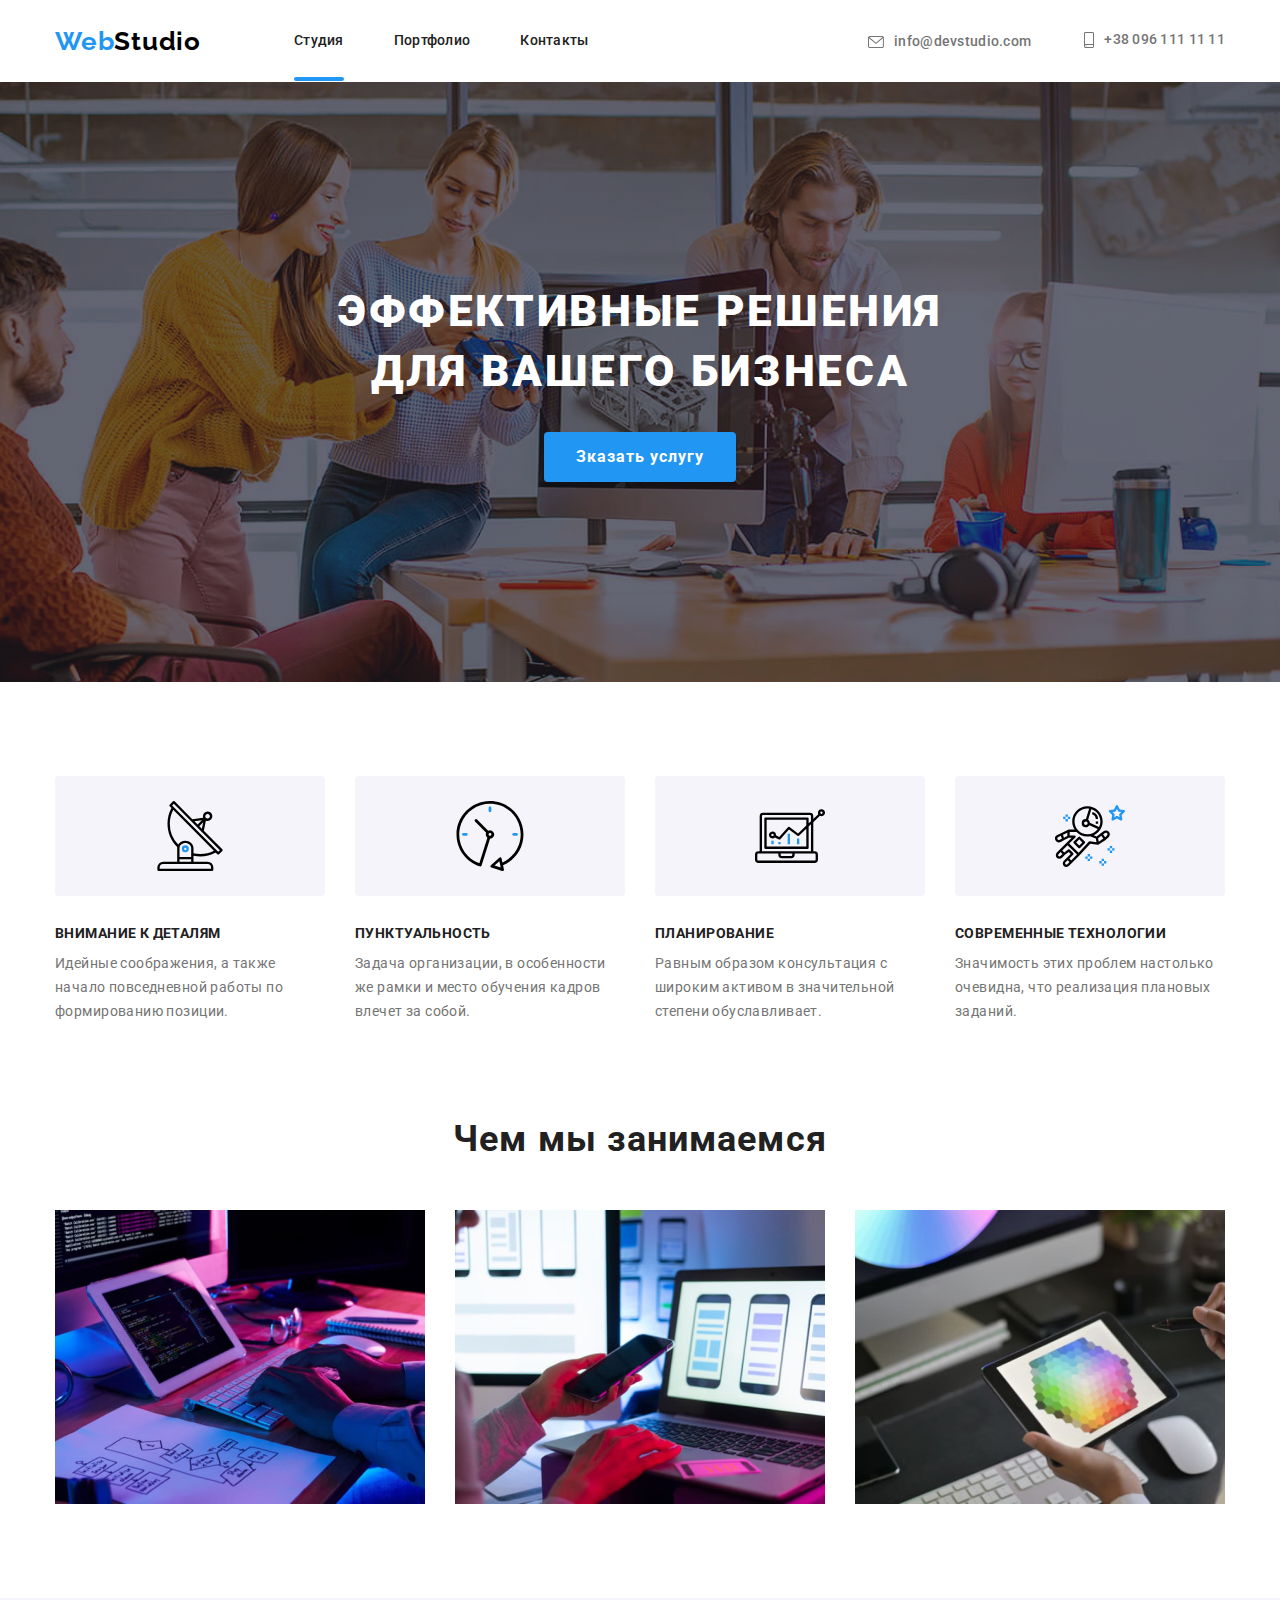
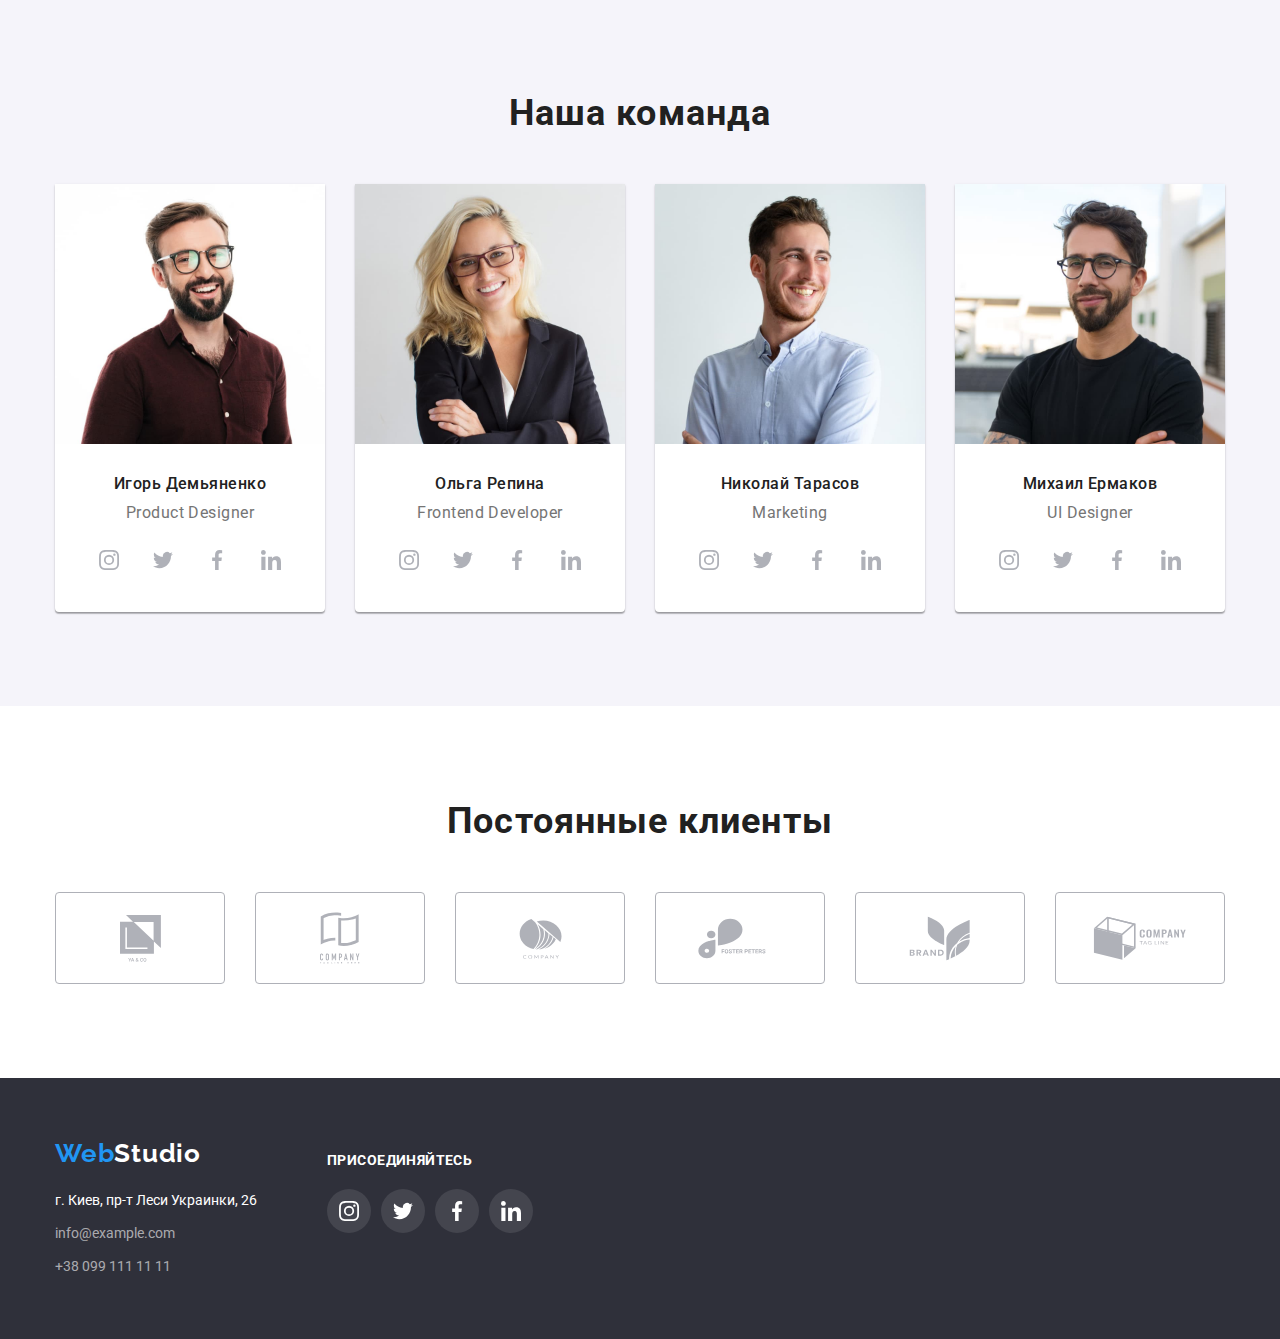
<file: index.html>
<!DOCTYPE html>
<html lang="ru">
  <head>
    <meta charset="UTF-8" />
    <meta http-equiv="X-UA-Compatible" content="IE=edge" />
    <meta name="viewport" content="width=device-width, initial-scale=1.0" />
    <title>WebStudio</title>
    <link rel="preconnect" href="https://fonts.googleapis.com" />
    <link rel="preconnect" href="https://fonts.gstatic.com" crossorigin />
    <link
      href="https://fonts.googleapis.com/css2?family=Raleway:wght@700&family=Roboto:wght@400;500;700;900&display=swap"
      rel="stylesheet"
    />
    <link
      rel="stylesheet"
      href="https://cdnjs.cloudflare.com/ajax/libs/modern-normalize/1.1.0/modern-normalize.min.css"
    />
    <link rel="stylesheet" href="./css/styles.css" />
  </head>

  <body>
    <header>
      <div class="conteiner header-conteiner">
        <a class="logo" href="./index.html" lang="en">Web<span class="logo-studio">Studio</span></a>
        <nav class="header-nav">
          <ul class="header-list list">
            <li class="header-list-item">
              <a class="header-link list link current" href="./index.html">Студия</a>
            </li>
            <li class="header-list-item">
              <a class="header-link list link" href="./portfolio.html">Портфолио</a>
            </li>
            <li class="header-list-item">
              <a class="header-link list link" href="#">Контакты</a>
            </li>
          </ul>
        </nav>
        <div class="header-group">
          <a class="header-contact link" href="mailto:info@devstudio.com">
            <svg class="con-link" width="16px" height="12px">
              <use href="./images/symbol-defs.svg#icon-envelope"></use>
            </svg>
            info@devstudio.com
          </a>
          <a class="header-contact tel link" href="tel:+380961111111">
            <svg class="con-link" width="10px" height="16px">
              <use href="./images/symbol-defs.svg#icon-smartphone"></use>
            </svg>
            +38 096 111 11 11
          </a>
        </div>
      </div>
    </header>
    <main>
      <section class="hero section hero-overlay">
        <div class="conteiner">
          <h1 class="hero-header">Эффективные решения для вашего бизнеса</h1>
          <button class="btn-studio" data-modal-open type="button">Зказать услугу</button>
          <div class="backdrop is-hidden" data-modal>
            <div class="modal">
              <button class="closing" type="button" data-modal-close>
                <svg>
                  <use href="./images/symbol-defs.svg#icon-close"></use>
                </svg>
              </button>
            </div>
          </div>
        </div>
      </section>
      <section class="section">
        <div class="conteiner">
          <ul class="list advantages-conteiner">
            <li class="advantages-item">
              <div class="advantages-svg">
                <svg width="70" height="70">
                  <use href="./images/symbol-defs.svg#icon-antenna-1"></use>
                </svg>
              </div>
              <h3 class="advantages">Внимание к деталям</h3>
              <p class="advantages-descripcion">
                Идейные соображения, а также начало повседневной работы по формированию позиции.
              </p>
            </li>
            <li class="advantages-item">
              <div class="advantages-svg">
                <svg width="70" height="70">
                  <use href="./images/symbol-defs.svg#icon-clock-1"></use>
                </svg>
              </div>
              <h3 class="advantages">Пунктуальность</h3>
              <p class="advantages-description">
                Задача организации, в особенности же рамки и место обучения кадров влечет за собой.
              </p>
            </li>
            <li class="advantages-item">
              <div class="advantages-svg">
                <svg width="70" height="70">
                  <use href="./images/symbol-defs.svg#icon-diagram-1"></use>
                </svg>
              </div>
              <h3 class="advantages">Планирование</h3>
              <p class="advantages-description">
                Равным образом консультация с широким активом в значительной степени обуславливает.
              </p>
            </li>
            <li class="advantages-item">
              <div class="advantages-svg">
                <svg width="70" height="70">
                  <use href="./images/symbol-defs.svg#icon-astronaut-1"></use>
                </svg>
              </div>
              <h3 class="advantages">Современные технологии</h3>
              <p class="advantages-description">
                Значимость этих проблем настолько очевидна, что реализация плановых заданий.
              </p>
            </li>
          </ul>
        </div>
      </section>
      <section class="section ocuaption-sect">
        <div class="conteiner">
          <h2 class="section-header">Чем мы занимаемся</h2>
          <ul class="list ocupation">
            <li class="ocuaption-pic">
              <img
                src="./images/advantages/image1.jpg"
                alt="Написание кода"
                width="370"
                height="294"
              />
            </li>
            <li class="ocuaption-pic">
              <img
                src="./images/advantages/image2.jpg"
                alt="Адаптация к разным платформам"
                width="370"
                height="294"
              />
            </li>
            <li class="ocuaption-pic">
              <img
                src="./images/advantages/image3.jpg"
                alt="Стилизация продукта"
                width="370"
                height="294"
              />
            </li>
          </ul>
        </div>
      </section>
      <section class="section team">
        <div class="conteiner">
          <h2 class="section-header">Наша команда</h2>
          <ul class="list team-flex">
            <li class="team-card">
              <img
                class="team-pic"
                src="./images/team/image-team1.jpg"
                alt="Игорь Демьяненко"
                width="270"
              />
              <div class="team-pic-descr">
                <h3 class="spec">Игорь Демьяненко</h3>
                <p class="spec-position" lang="en">Product Designer</p>
                <div>
                  <ul class="social-media-list list">
                    <li class="social-media-item">
                      <a class="social-media-link link" href="https://www.instagram.com">
                        <svg class="social-media-icon" width="20px" height="20px">
                          <use href="./images/symbol-defs.svg#icon-instagram-2"></use>
                        </svg>
                      </a>
                    </li>
                    <li class="social-media-item">
                      <a
                        class="social-media-link link"
                        href="https://twitter.com"
                        target="_blank"
                        rel="noopener noreferrer"
                      >
                        <svg class="social-media-icon" width="20px" height="20px">
                          <use href="./images/symbol-defs.svg#icon-twitter-1"></use>
                        </svg>
                      </a>
                    </li>
                    <li class="social-media-item">
                      <a
                        class="social-media-link link"
                        href="https://www.facebook.com/"
                        target="_blank"
                        rel="noopener noreferrer"
                      >
                        <svg class="social-media-icon" width="20px" height="20px">
                          <use href="./images/symbol-defs.svg#icon-facebook-1"></use>
                        </svg>
                      </a>
                    </li>
                    <li class="social-media-item">
                      <a
                        class="social-media-link link"
                        href="https://linkedin.com"
                        target="_blank"
                        rel="noopener noreferrer"
                      >
                        <svg class="social-media-icon" width="20px" height="20px">
                          <use href="./images/symbol-defs.svg#icon-linkedin-1"></use>
                        </svg>
                      </a>
                    </li>
                  </ul>
                </div>
              </div>
            </li>
            <li class="team-card">
              <img
                class="team-pic"
                src="./images/team/image-team2.jpg"
                alt="Ольга Репина"
                width="270"
              />
              <div class="team-pic-descr">
                <h3 class="spec">Ольга Репина</h3>
                <p class="spec-position" lang="en">Frontend Developer</p>
                <div>
                  <ul class="social-media-list list">
                    <li class="social-media-item">
                      <a class="social-media-link link" href="https://www.instagram.com">
                        <svg class="social-media-icon" width="20px" height="20px">
                          <use href="./images/symbol-defs.svg#icon-instagram-2"></use>
                        </svg>
                      </a>
                    </li>
                    <li class="social-media-item">
                      <a
                        class="social-media-link link"
                        href="https://twitter.com"
                        target="_blank"
                        rel="noopener noreferrer"
                      >
                        <svg class="social-media-icon" width="20px" height="20px">
                          <use href="./images/symbol-defs.svg#icon-twitter-1"></use>
                        </svg>
                      </a>
                    </li>
                    <li class="social-media-item">
                      <a
                        class="social-media-link link"
                        href="https://www.facebook.com/"
                        target="_blank"
                        rel="noopener noreferrer"
                      >
                        <svg class="social-media-icon" width="20px" height="20px">
                          <use href="./images/symbol-defs.svg#icon-facebook-1"></use>
                        </svg>
                      </a>
                    </li>
                    <li class="social-media-item">
                      <a
                        class="social-media-link link"
                        href="https://linkedin.com"
                        target="_blank"
                        rel="noopener noreferrer"
                      >
                        <svg class="social-media-icon" width="20px" height="20px">
                          <use href="./images/symbol-defs.svg#icon-linkedin-1"></use>
                        </svg>
                      </a>
                    </li>
                  </ul>
                </div>
              </div>
            </li>

            <li class="team-card">
              <img
                class="team-pic"
                src="./images/team/image-team3.jpg"
                alt="Николай Тарасов"
                width="270"
              />
              <div class="team-pic-descr">
                <h3 class="spec">Николай Тарасов</h3>
                <p class="spec-position" lang="en">Marketing</p>
                <div>
                  <ul class="social-media-list list">
                    <li class="social-media-item">
                      <a class="social-media-link link" href="https://www.instagram.com">
                        <svg class="social-media-icon" width="20px" height="20px">
                          <use href="./images/symbol-defs.svg#icon-instagram-2"></use>
                        </svg>
                      </a>
                    </li>
                    <li class="social-media-item">
                      <a
                        class="social-media-link link"
                        href="https://twitter.com"
                        target="_blank"
                        rel="noopener noreferrer"
                      >
                        <svg class="social-media-icon" width="20px" height="20px">
                          <use href="./images/symbol-defs.svg#icon-twitter-1"></use>
                        </svg>
                      </a>
                    </li>
                    <li class="social-media-item">
                      <a
                        class="social-media-link link"
                        href="https://www.facebook.com/"
                        target="_blank"
                        rel="noopener noreferrer"
                      >
                        <svg class="social-media-icon" width="20px" height="20px">
                          <use href="./images/symbol-defs.svg#icon-facebook-1"></use>
                        </svg>
                      </a>
                    </li>
                    <li class="social-media-item">
                      <a
                        class="social-media-link link"
                        href="https://linkedin.com"
                        target="_blank"
                        rel="noopener noreferrer"
                      >
                        <svg class="social-media-icon" width="20px" height="20px">
                          <use href="./images/symbol-defs.svg#icon-linkedin-1"></use>
                        </svg>
                      </a>
                    </li>
                  </ul>
                </div>
              </div>
            </li>
            <li class="team-card">
              <img
                class="team-pic"
                src="./images/team/image-team4.jpg"
                alt="Михаил Ермаков"
                width="270"
              />
              <div class="team-pic-descr">
                <h3 class="spec">Михаил Ермаков</h3>
                <p class="spec-position" lang="en">UI Designer</p>
                <div>
                  <ul class="social-media-list list">
                    <li class="social-media-item">
                      <a class="social-media-link link" href="https://www.instagram.com">
                        <svg class="social-media-icon" width="20px" height="20px">
                          <use href="./images/symbol-defs.svg#icon-instagram-2"></use>
                        </svg>
                      </a>
                    </li>
                    <li class="social-media-item">
                      <a
                        class="social-media-link link"
                        href="https://twitter.com"
                        target="_blank"
                        rel="noopener noreferrer"
                      >
                        <svg class="social-media-icon" width="20px" height="20px">
                          <use href="./images/symbol-defs.svg#icon-twitter-1"></use>
                        </svg>
                      </a>
                    </li>
                    <li class="social-media-item">
                      <a
                        class="social-media-link link"
                        href="https://www.facebook.com/"
                        target="_blank"
                        rel="noopener noreferrer"
                      >
                        <svg class="social-media-icon" width="20px" height="20px">
                          <use href="./images/symbol-defs.svg#icon-facebook-1"></use>
                        </svg>
                      </a>
                    </li>
                    <li class="social-media-item">
                      <a
                        class="social-media-link link"
                        href="https://linkedin.com"
                        target="_blank"
                        rel="noopener noreferrer"
                      >
                        <svg class="social-media-icon" width="20px" height="20px">
                          <use href="./images/symbol-defs.svg#icon-linkedin-1"></use>
                        </svg>
                      </a>
                    </li>
                  </ul>
                </div>
              </div>
            </li>
          </ul>
        </div>
      </section>
      <section class="section">
        <div class="conteiner">
          <h2 class="section-header">Постоянные клиенты</h2>

          <ul class="client-list list">
            <li class="client-list-item">
              <a class="client-icon-link" href="">
                <svg class="client-icon" width="41px" height="47px">
                  <use href="./images/symbol-defs.svg#icon-logo1"></use>
                </svg>
              </a>
            </li>
            <li class="client-list-item">
              <a class="client-icon-link" href="">
                <svg class="client-icon" width="40px" height="52px">
                  <use href="./images/symbol-defs.svg#icon-logo2"></use>
                </svg>
              </a>
            </li>
            <li class="client-list-item">
              <a class="client-icon-link" href="#">
                <svg class="client-icon" width="43px" height="41px">
                  <use href="./images/symbol-defs.svg#icon-logo3"></use>
                </svg>
              </a>
            </li>
            <li class="client-list-item">
              <a class="client-icon-link" href="#">
                <svg class="client-icon" width="84px" height="41px">
                  <use href="./images/symbol-defs.svg#icon-logo4"></use>
                </svg>
              </a>
            </li>
            <li class="client-list-item">
              <a class="client-icon-link" href="#">
                <svg class="client-icon" width="62px" height="45px">
                  <use href="./images/symbol-defs.svg#icon-logo5"></use>
                </svg>
              </a>
            </li>
            <li class="client-list-item">
              <a class="client-icon-link" href="#">
                <svg class="client-icon" width="94px" height="44px">
                  <use href="./images/symbol-defs.svg#icon-logo6"></use>
                </svg>
              </a>
            </li>
          </ul>
        </div>
      </section>
    </main>
    <footer class="footer">
      <div class="conteiner footer-conteiner">
        <div class="footer-contacts">
          <a class="footer-logo" href="" lang="en">Web<span class="logo-footer">Studio</span></a>
          <address class="adress">г. Киев, пр-т Леси Украинки, 26</address>
          <a class="footer-link" href="mailto:info@example.com">info@example.com</a>
          <a class="footer-link footer-tel" href="tel:+380991111111">+38 099 111 11 11</a>
        </div>
        <div class="footer-media">
          <h2 class="footer-title">Присоединяйтесь</h2>
          <ul class="footer-icon-list list">
            <li class="footer-icon-item">
              <a class="footer-icon-link" href="https://www.instagram.com">
                <svg class="footer-icon" width="20px" height="20px">
                  <use href="./images/symbol-defs.svg#icon-instagram-2"></use>
                </svg>
              </a>
            </li>
            <li class="footer-icon-item">
              <a class="footer-icon-link" href="https://www.twitter.com">
                <svg class="footer-icon" width="20px" height="20px">
                  <use href="./images/symbol-defs.svg#icon-twitter-1"></use>
                </svg>
              </a>
            </li>
            <li class="footer-icon-item">
              <a class="footer-icon-link" href="https://www.facebook.com">
                <svg class="footer-icon" width="20px" height="20px">
                  <use href="./images/symbol-defs.svg#icon-facebook-1"></use>
                </svg>
              </a>
            </li>
            <li class="footer-icon-item">
              <a class="footer-icon-link" href="https://www.linkedin.com">
                <svg class="footer-icon" width="20px" height="20px">
                  <use href="./images/symbol-defs.svg#icon-linkedin-1"></use>
                </svg>
              </a>
            </li>
          </ul>
        </div>
      </div>
    </footer>
  </body>
  <script src="./js/modal.js"></script>
</html>
</file>
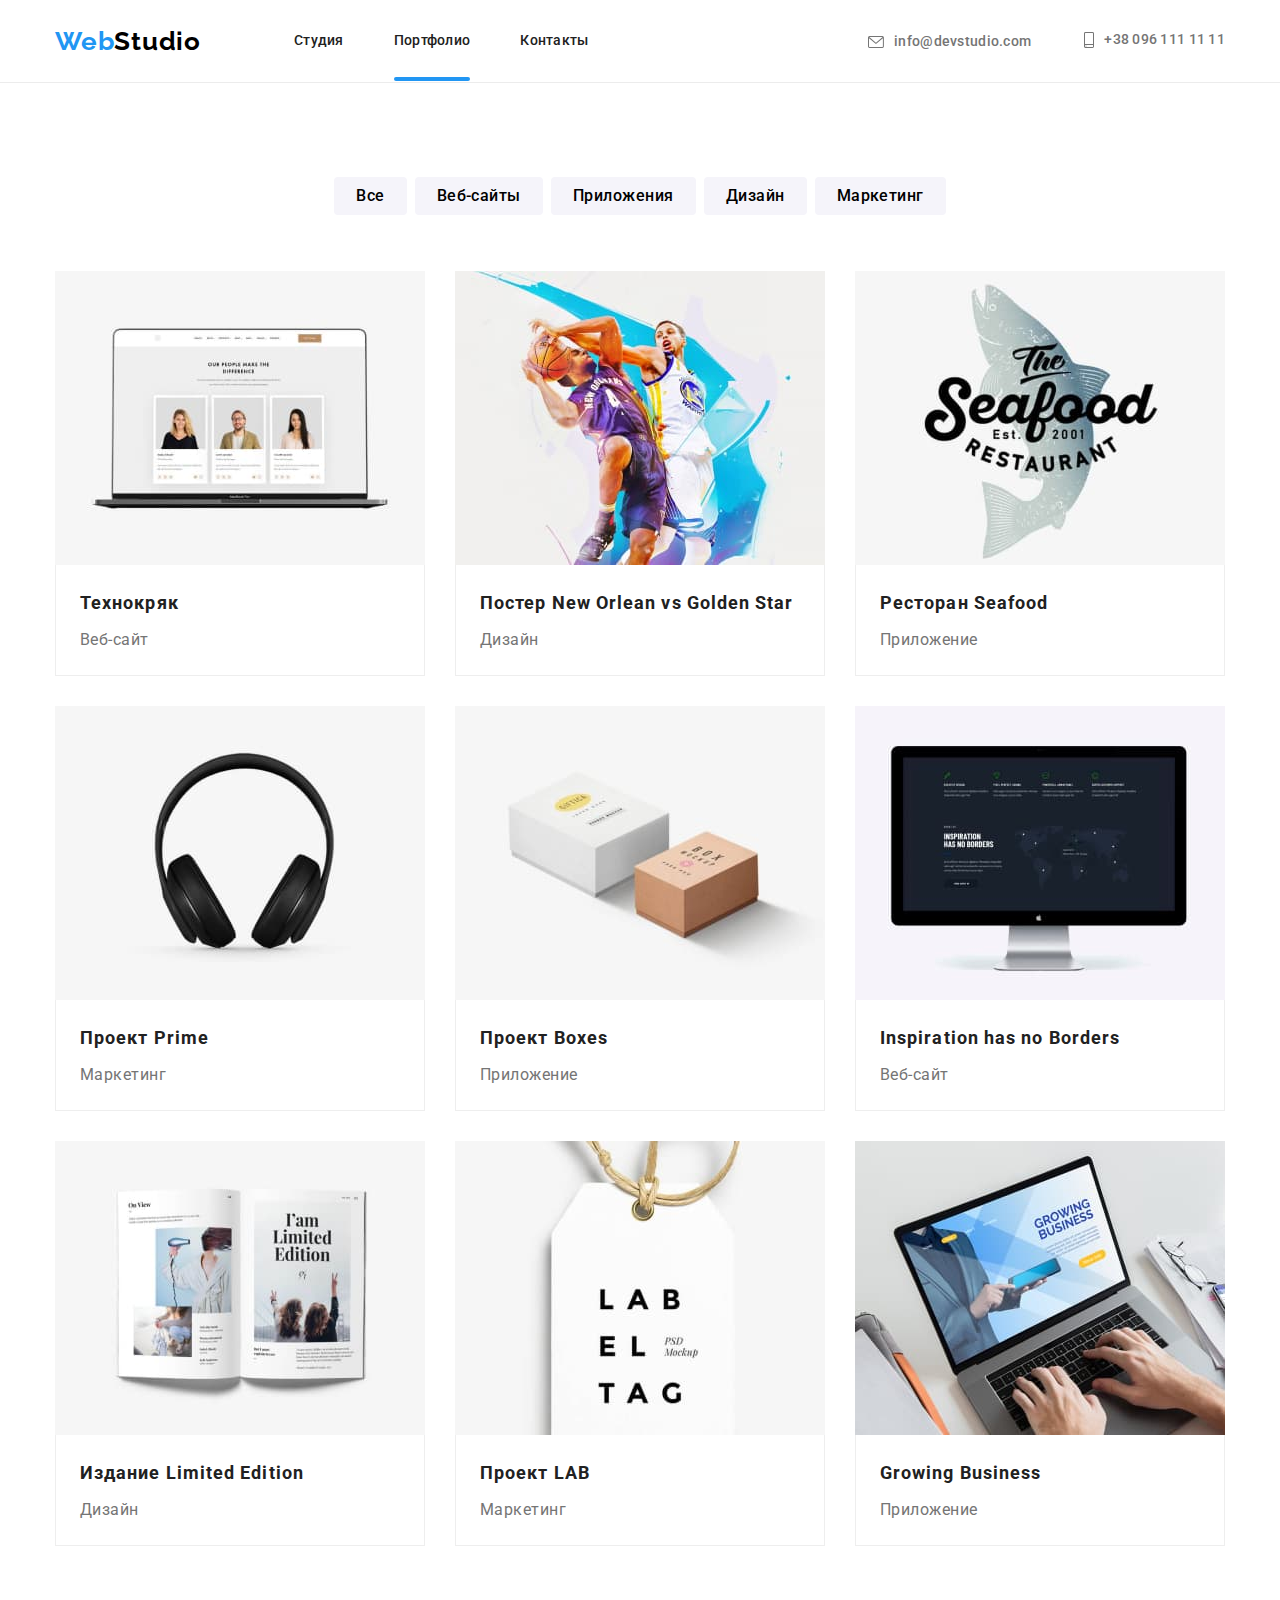
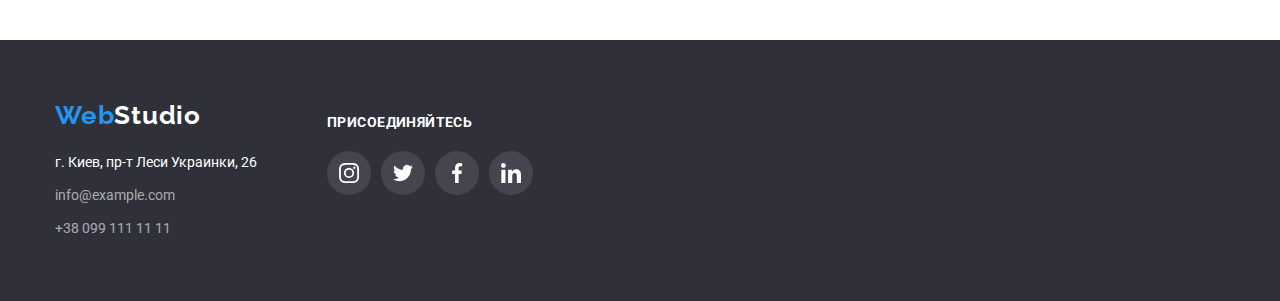
<file: portfolio.html>
<!DOCTYPE html>
<html lang="ru">
  <head>
    <meta charset="UTF-8" />
    <meta http-equiv="X-UA-Compatible" content="IE=edge" />
    <meta name="viewport" content="width=device-width, initial-scale=1.0" />
    <title>Портфолио</title>
    <link rel="preconnect" href="https://fonts.googleapis.com" />
    <link rel="preconnect" href="https://fonts.gstatic.com" crossorigin />
    <link
      href="https://fonts.googleapis.com/css2?family=Raleway:wght@700&family=Roboto:wght@400;500;700;900&display=swap"
      rel="stylesheet"
    />
    <link
      rel="stylesheet"
      href="https://cdnjs.cloudflare.com/ajax/libs/modern-normalize/1.1.0/modern-normalize.min.css"
    />
    <link rel="stylesheet" href="./css/styles.css" />
  </head>
  <body>
    <header class="header">
      <div class="conteiner header-conteiner">
        <a class="logo" href="./index.html" lang="en">Web<span class="logo-studio">Studio</span></a>
        <nav class="header-nav">
          <ul class="header-list list">
            <li class="header-list-item">
              <a class="header-link list link" href="./index.html">Студия</a>
            </li>
            <li class="header-list-item">
              <a class="header-link list link current" href="./portfolio.html">Портфолио</a>
            </li>
            <li class="header-list-item">
              <a class="header-link list link" href="#">Контакты</a>
            </li>
          </ul>
        </nav>
        <div class="header-group">
          <a class="header-contact link" href="mailto:info@devstudio.com">
            <svg class="con-link" width="16px" height="12px">
              <use href="./images/symbol-defs.svg#icon-envelope"></use>
            </svg>
            info@devstudio.com
          </a>
          <a class="header-contact tel link" href="tel:+380961111111">
            <svg class="con-link" width="10px" height="16px">
              <use href="./images/symbol-defs.svg#icon-smartphone"></use>
            </svg>
            +38 096 111 11 11
          </a>
        </div>
      </div>
    </header>
    <main>
      <section class="section">
        <div class="conteiner">
          <div class="filter">
            <ul class="list btn-list">
              <li class="btn-item"><button class="btn" type="button">Все</button></li>
              <li class="btn-item"><button class="btn" type="button">Веб-сайты</button></li>
              <li class="btn-item"><button class="btn" type="button">Приложения</button></li>
              <li class="btn-item"><button class="btn" type="button">Дизайн</button></li>
              <li class="btn-item"><button class="btn" type="button">Маркетинг</button></li>
            </ul>
          </div>
          <h1 class="hidden-header">Проэкты</h1>
          <ul class="list portfolio">
            <li class="portfolio-item">
              <a class="portfolio-link link" href="#">
                <div class="project-overlay">
                  <img src="./images/projects/project-img1.jpg" alt="Ноутбук" width="370" />

                  <p class="project-overlay-text">
                    Ресурс предлагает комплексные предложения с разным уровнем функционала и
                    сервисов. Все это позволит посетителю получить исчерпывающие сведения о компании
                    или частном лице.
                  </p>
                </div>

                <div class="project-descr">
                  <h2 class="projects">Технокряк</h2>
                  <p class="project-type">Веб-сайт</p>
                </div>
              </a>
            </li>
            <li class="portfolio-item">
              <a class="portfolio-link link" href="#">
                <div class="project-overlay">
                  <img src="./images/projects/project-img2.jpg" alt="Постер" width="370" />
                  <p class="project-overlay-text">
                    Lorem ipsum dolor sit amet consectetur, adipisicing elit. Atque tenetur
                    voluptatibus aliquid, doloribus sed quisquam ex culpa nostrum debitis sapiente!
                  </p>
                </div>

                <div class="project-descr">
                  <h2 class="projects">Постер <span lang="en">New Orlean vs Golden Star</span></h2>
                  <p class="project-type">Дизайн</p>
                </div>
              </a>
            </li>
            <li class="portfolio-item">
              <a class="portfolio-link link" href="#">
                <div class="project-overlay">
                  <img
                    src="./images/projects/project-img3.jpg"
                    alt="Логотип ресторана"
                    width="370"
                  />
                  <p class="project-overlay-text">
                    Lorem ipsum dolor sit amet consectetur, adipisicing elit. Atque tenetur
                    voluptatibus aliquid, doloribus sed quisquam ex culpa nostrum debitis sapiente!
                  </p>
                </div>

                <div class="project-descr">
                  <h2 class="projects">Ресторан <span lang="en">Seafood</span></h2>
                  <p class="project-type">Приложение</p>
                </div>
              </a>
            </li>
            <li class="portfolio-item">
              <a class="portfolio-link link" href="#">
                <div class="project-overlay">
                  <img src="./images/projects/project-img4.jpg" alt="Наушники" width="370" />
                  <p class="project-overlay-text">
                    Lorem ipsum dolor sit amet consectetur, adipisicing elit. Atque tenetur
                    voluptatibus aliquid, doloribus sed quisquam ex culpa nostrum debitis sapiente!
                  </p>
                </div>
                <div class="project-descr">
                  <h2 class="projects">Проект <span lang="en">Prime</span></h2>
                  <p class="project-type">Маркетинг</p>
                </div>
              </a>
            </li>
            <li class="portfolio-item">
              <a class="portfolio-link link" href="#">
                <div class="project-overlay">
                  <img src="./images/projects/project-img5.jpg" alt="Коробки" width="370" />
                  <p class="project-overlay-text">
                    Lorem ipsum dolor sit amet consectetur, adipisicing elit. Atque tenetur
                    voluptatibus aliquid, doloribus sed quisquam ex culpa nostrum debitis sapiente!
                  </p>
                </div>

                <div class="project-descr">
                  <h2 class="projects">Проект <span lang="en">Boxes</span></h2>
                  <p class="project-type">Приложение</p>
                </div>
              </a>
            </li>
            <li class="portfolio-item">
              <a class="portfolio-link link" href="#">
                <div class="project-overlay">
                  <img src="./images/projects/project-img6.jpg" alt="Монитор" width="370" />
                  <p class="project-overlay-text">
                    Lorem ipsum dolor sit amet consectetur, adipisicing elit. Atque tenetur
                    voluptatibus aliquid, doloribus sed quisquam ex culpa nostrum debitis sapiente!
                  </p>
                </div>

                <div class="project-descr">
                  <h2 class="projects" lang="en">Inspiration has no Borders</h2>
                  <p class="project-type">Веб-сайт</p>
                </div>
              </a>
            </li>
            <li class="portfolio-item">
              <a class="portfolio-link link" href="#">
                <div class="project-overlay">
                  <img
                    src="./images/projects/project-img7.jpg"
                    alt="Расскрытая книга"
                    width="370"
                  />
                  <p class="project-overlay-text">
                    Lorem ipsum dolor sit amet consectetur, adipisicing elit. Atque tenetur
                    voluptatibus aliquid, doloribus sed quisquam ex culpa nostrum debitis sapiente!
                  </p>
                </div>
                <div class="project-descr">
                  <h2 class="projects">Издание <span lang="en">Limited Edition</span></h2>
                  <p class="project-type">Дизайн</p>
                </div>
              </a>
            </li>
            <li class="portfolio-item">
              <a class="portfolio-link link" href="#">
                <div class="project-overlay">
                  <img src="./images/projects/project-img8.jpg" alt="Бирка" width="370" />
                  <p class="project-overlay-text">
                    Lorem ipsum dolor sit amet consectetur, adipisicing elit. Atque tenetur
                    voluptatibus aliquid, doloribus sed quisquam ex culpa nostrum debitis sapiente!
                  </p>
                </div>

                <div class="project-descr">
                  <h2 class="projects">Проект <span lang="en">LAB</span></h2>
                  <p class="project-type">Маркетинг</p>
                </div>
              </a>
            </li>
            <li class="portfolio-item">
              <a class="portfolio-link link" href="#">
                <div class="project-overlay">
                  <img
                    src="./images/projects/project-img9.jpg"
                    alt="Ноутбук с изображением интерфейса приложения"
                    width="370"
                  />
                  <p class="project-overlay-text">
                    Lorem ipsum dolor sit amet consectetur, adipisicing elit. Atque tenetur
                    voluptatibus aliquid, doloribus sed quisquam ex culpa nostrum debitis sapiente!
                  </p>
                </div>

                <div class="project-descr">
                  <h2 class="projects" lang="en">Growing Business</h2>
                  <p class="project-type">Приложение</p>
                </div>
              </a>
            </li>
          </ul>
        </div>
      </section>
    </main>
    <footer class="footer">
      <div class="conteiner footer-conteiner">
        <div class="footer-contacts">
          <a class="footer-logo" href="" lang="en">Web<span class="logo-footer">Studio</span></a>
          <address class="adress">г. Киев, пр-т Леси Украинки, 26</address>
          <a class="footer-link" href="mailto:info@example.com">info@example.com</a>
          <a class="footer-link footer-tel" href="tel:+380991111111">+38 099 111 11 11</a>
        </div>
        <div class="footer-media">
          <h2 class="footer-title">Присоединяйтесь</h2>
          <ul class="footer-icon-list list">
            <li class="footer-icon-item">
              <a class="footer-icon-link" href="https://www.instagram.com">
                <svg class="footer-icon" width="20px" height="20px">
                  <use href="./images/symbol-defs.svg#icon-instagram-2"></use>
                </svg>
              </a>
            </li>
            <li class="footer-icon-item">
              <a class="footer-icon-link" href="https://www.twitter.com">
                <svg class="footer-icon" width="20px" height="20px">
                  <use href="./images/symbol-defs.svg#icon-twitter-1"></use>
                </svg>
              </a>
            </li>
            <li class="footer-icon-item">
              <a class="footer-icon-link" href="https://www.facebook.com">
                <svg class="footer-icon" width="20px" height="20px">
                  <use href="./images/symbol-defs.svg#icon-facebook-1"></use>
                </svg>
              </a>
            </li>
            <li class="footer-icon-item">
              <a class="footer-icon-link" href="https://www.linkedin.com">
                <svg class="footer-icon" width="20px" height="20px">
                  <use href="./images/symbol-defs.svg#icon-linkedin-1"></use>
                </svg>
              </a>
            </li>
          </ul>
        </div>
      </div>
    </footer>
    <script src="./js/modal.js"></script>
  </body>
</html>
</file>
<file: css/styles.css>
:root {

    /* text colors */
    --main-text-color: #757575;
    --secondary-text-color: #212121;
    --active-text-color: #2196F3;
    --adrress-text-color: #FFFFFF;
    --contact-footer-color: rgba(255, 255, 255, 0.6)
        /* bg-colors */
        --main-bg-color: #E5E5E5;
    --header-bg-color: #FFFFFF;
    --hero-bg-color: #2F303A;
    --ocupation-bg-color: #E5E5E5;
    --team-icons-bg-color: #FFFFFF;
    --team-bg-color: #F5F4FA;
    --footer-bg-color: #2F303A;
    --buttons-bg-color: #F5F4FA;
    --active-btn-color: #2196F3;
    --animation-transition: 250ms cubic-bezier(0.4, 0, 0.2, 1)
}

/* Header */

.logo {
    font-family: 'Raleway';
    font-weight: 700;
    font-size: 26px;
    line-height: 1.19;
    letter-spacing: 0.03em;
    text-decoration: none;
    color: #2196F3;
    margin-right: 93px;

}



.logo-studio {
    color: #000000;
}

.header-list {
    display: flex;
    padding: 0;

}



.header-list-item:not(:last-child) {
    margin-right: 50px;

}

.header {
    border-bottom: #ECECEC;
    border-bottom-width: 1px;
    border-bottom-style: solid;
}

.header-conteiner {
    display: flex;
    align-items: center;

}




.list {

    list-style: none;
    margin: 0;
    font-weight: 400;
    line-height: 1.71;
    letter-spacing: 0.03em;
}

.header-link {
    display: block;
    padding-top: 32px;
    padding-bottom: 32px;
    font-weight: 500;
    font-size: 14px;
    line-height: 1.14;
    letter-spacing: 0.02em;
    color: var(--secondary-text-color);
    transition: color var(--animation-transition)
}

.header-link:hover,
.header-link:focus {
    color: var(--active-text-color)
}

.header-list-item {
    position: relative;
}

.current::after {

    position: absolute;
    content: '';
    display: block;
    left: 0;
    bottom: 0;
    width: 100%;
    height: 4px;
    background-color: #2196F3;
    border-radius: 2px;
}

.header-group {
    margin-left: auto;

}

.tel {
    margin-left: 50px;
}

.header-contact {
    display: inline-flex;
    align-items: center;
    padding-top: 32px;
    padding-bottom: 32px;
    font-family: 'Roboto';
    font-style: normal;
    font-weight: 500;
    font-size: 14px;
    line-height: 1.14;
    letter-spacing: 0.02em;
    color: var(--main-text-color);
    transition: color var(--animation-transition);
}

.header-contact:hover,
.header-contact:focus {
    color: var(--active-text-color);
}

.con-link {
    fill: currentColor;
    margin-right: 10px;

}

.btn {
    display: block;

    font-family: inherit;
    font-weight: 500;
    font-size: 16px;
    line-height: 1.62;
    text-align: center;
    letter-spacing: 0.03em;
    background-color: var(--buttons-bg-color);
    border-radius: 4px;
    cursor: pointer;
    padding: 6px 22px;
    border: none;
    transition: color var(--animation-transition);
    transition: background-color var(--animation-transition);

}

.btn:hover,
.btn:focus {
    background-color: var(--active-btn-color);
    color: #FFFFFF;
    box-shadow: 0px 3px 1px rgba(0, 0, 0, 0.1),
        0px 1px 2px rgba(0, 0, 0, 0.08),
        0px 2px 2px rgba(0, 0, 0, 0.12);
}

.btn-item:not(:last-child) {
    margin-right: 8px;
}

.btn-list {
    display: flex;
    padding: 0;
    justify-content: center;


}



.btn-studio {
    margin-left: auto;
    margin-right: auto;
    padding: 10px 32px;
    font-family: inherit;
    font-style: normal;
    font-weight: 700;
    font-size: 16px;
    line-height: 1.88;
    display: flex;
    align-items: center;
    text-align: center;
    letter-spacing: 0.06em;
    box-shadow: 0px 4px 4px rgba(0, 0, 0, 0.15);
    border: transparent;
    border-radius: 4px;
    color: #FFFFFF;
    background-color: #2196F3;
    cursor: pointer;

}

.btn-studio:hover,
.btn-studio:focus {
    background-color: #188ce8;
    color: #FFFFFF;
}

/* Main */
body {
    font-family: "Roboto", sans-serif;
    font-size: 14px;
    color: var(--main-text-color);

}

.conteiner {
    width: 1200px;
    height: auto;
    padding-left: 15px;
    padding-right: 15px;
    margin-left: auto;
    margin-right: auto;

}

h1,
h2,
h3,
p {
    margin: 0;
}

img {
    display: block;
}

.filter {

    margin-bottom: 56px;
}

.hidden-header {
    display: none;
}

.section {

    padding-top: 94px;
    padding-bottom: 94px;
}

.typography {

    padding-top: 0;
}

.link {

    text-decoration: none;
}


.hero {
    background-color: var(--hero-bg-color);
    padding-top: 200px;
    padding-bottom: 200px;
}

.hero-header {
    width: 696px;
    margin-left: auto;
    margin-right: auto;
    margin-bottom: 30px;
    font-weight: 900;
    font-size: 44px;
    line-height: 1.36;
    text-align: center;
    letter-spacing: 0.06em;
    text-transform: uppercase;
    color: #FFFFFF;
}


.hero-overlay {

    max-width: 1600px;
    height: 600px;
    margin-left: auto;
    margin-right: auto;
    background-image:
        linear-gradient(to right, rgba(47, 48, 58, 0.4), rgba(47, 48, 58, 0.4)),
        url(../images/hero/background-hero.jpg);
    background-position: center;
    background-repeat: no-repeat;
    background-size: cover;
}

.is-hidden {

    visibility: hidden;
    opacity: 0;
    pointer-events: none;
}

.backdrop {

    position: fixed;
    left: 0;
    top: 0;
    width: 100%;
    height: 100%;
    transition: opacity var(--animation-transition), visibility var(--animation-transition);
    background: rgba(0, 0, 0, 0.2);
    z-index: 5;
}

.modal {

    position: absolute;
    top: 50%;
    left: 50%;
    transform: translate(-50%, -50%);
    width: 528px;
    height: 581px;
    background-color: #FFFFFF;
    box-shadow: 0px 1px 3px rgb(0 0 0 / 12%), 0px 1px 1px rgb(0 0 0 / 14%), 0px 2px 1px rgb(0 0 0 / 20%);
    border-radius: 4px;
}

.closing {

    position: absolute;
    top: 8px;
    right: 8px;
    display: flex;
    align-items: center;
    justify-content: center;
    width: 30px;
    height: 30px;
    border: 1px solid rgba(0, 0, 0, 0.1);
    border-radius: 50%;
    background: transparent;
    cursor: pointer;

}



.modal-close {

    height: 11px;
    width: 11px;

}

.advantages-conteiner {

    display: flex;
    margin-left: auto;
    margin-right: auto;
    padding: 0;

}

.advantages {
    font-weight: 700;
    font-size: 14px;
    line-height: 1.14;
    text-transform: uppercase;
    color: var(--secondary-text-color);
    padding-bottom: 10px;
    text-align: left;
}


.advantages-item:not(:last-child) {
    margin-right: 30px;
}

.advantages-description {
    width: 270px;
    line-height: 1.71;
    letter-spacing: 0.03em;

}

.advantages-svg {

    display: flex;
    min-width: 270px;
    min-height: 120px;
    justify-content: center;
    align-items: center;
    background-color: #f5f4fa;
    margin-bottom: 30px;
    border-radius: 4px;
}


.ocuaption-sect {

    padding-top: 0;
}

.ocupation {

    display: flex;
    margin-left: auto;
    margin-right: auto;
    padding: 0;
}



.ocuaption-pic:not(:last-child) {
    margin-right: 30px;
}

.section-header {

    font-weight: 700;
    font-size: 36px;
    line-height: 1.17;
    text-align: center;
    letter-spacing: 0.03em;
    color: var(--secondary-text-color);
    margin-bottom: 50px;
}

.team {

    background-color: #F5F4FA;
}

.team-flex {

    display: flex;
    padding: 0;

}

.team-card {
    flex-basis: calc((100% - 30px * 4)/4);
    background: #FFFFFF;
    box-shadow: 0px 1px 3px rgba(0, 0, 0, 0.12),
        0px 1px 1px rgba(0, 0, 0, 0.14),
        0px 2px 1px rgba(0, 0, 0, 0.2);
    border-radius: 0px 0px 4px 4px;
}

.team-card:not(:last-child) {

    margin-right: 30px;
}

.team-pic {
    height: auto;

}

.team-pic-descr {
    padding-top: 30px;
    padding-bottom: 30px;
}

.spec {
    margin-bottom: 10px;
    font-weight: 500;
    font-size: 16px;
    line-height: 1.19;
    text-align: center;
    letter-spacing: 0.03em;
    color: var(--secondary-text-color);
}

.spec-position {
    font-weight: 400;
    font-size: 16px;
    line-height: 1.19;
    text-align: center;
    letter-spacing: 0.03em;

}

.social-media-list {

    display: flex;
    padding: 0;
    list-style: none;
    justify-content: center;
    margin-top: 16px;

}



.social-media-link {
    display: flex;
    align-items: center;
    justify-content: center;
    padding: 0;
    width: 44px;
    height: 44px;
    border-radius: 50%;
    color: #AFB1B8;
    transition: background-color var(--animation-transition);

}

.social-media-link:hover,
.social-media-link:focus {
    color: #FFFFFF;
    background-color: #2196F3;
}

.social-media-icon {
    fill: currentColor;
}

.social-media-item:not(:last-child) {

    margin-right: 10px;
}

.project-descr {
    padding: 20px 24px;
    border-left: 1px solid #EEEEEE;
    border-right: 1px solid #EEEEEE;
    border-bottom: 1px solid #EEEEEE;
}



.projects {
    font-weight: 700;
    font-size: 18px;
    line-height: 2;
    letter-spacing: 0.06em;
    color: var(--secondary-text-color);
    margin-bottom: 4px;
}

.project-type {

    font-size: 16px;
    font-weight: 400;
    line-height: 1.88;
    letter-spacing: 0.03em;
    color: var(--main-text-color);

}


.portfolio {
    display: flex;
    flex-wrap: wrap;
    padding-left: 0;
    margin: -15px;
}

.portfolio-item {
    display: block;
    flex-basis: calc((100% - 30px * 3) / 3);
    margin: 15px;


}

.portfolio-link {

    display: block;
    transition: box-shadow var(--animation-transition);
}


.portfolio-link:hover,
.portfolio-link:focus {

    box-shadow: 0px 1px 1px rgba(0, 0, 0, 0.12),
        0px 4px 4px rgba(0, 0, 0, 0.06),
        1px 4px 6px rgba(0, 0, 0, 0.16);

}

.project-overlay {
    position: relative;
    overflow: hidden;
}

.project-overlay-text {

    position: absolute;
    top: 0;
    left: 0;
    width: 100%;
    height: 100%;
    display: flex;
    align-items: center;
    justify-content: center;
    padding: 63px 24px;
    font-size: 18px;
    line-height: 1.6;
    letter-spacing: 0.03em;
    color: #FFFFFF;
    background-color: rgba(33, 150, 243, 0.9);
    transform: translateY(100%);
    transition: transform var(--animation-transition);

}

.portfolio-item:hover .project-overlay-text {
    transform: translateY(0);
}

.client-list {

    display: flex;
    padding: 0;

}


.client-list-item {

    list-style: none;

}

.client-list-item:not(:last-child) {
    margin-right: 30px;
}

.client-icon-link {
    display: flex;
    align-items: center;
    justify-content: center;
    width: 170px;
    height: 92px;
    border: 1px solid #AFB1B8;
    border-radius: 4px;
    color: #AFB1B8;
    transition: var(--animation-transition);
}

.client-icon-link:hover,
.client-icon-link:focus {
    border-color: #2196F3;
    color: #2196F3;

}

.client-icon {
    fill: currentColor;
}

/* Footer */

.footer {
    background-color: var(--footer-bg-color);
    padding-top: 60px;
    padding-bottom: 60px;

}

.footer-conteiner {
    display: flex;
}

.footer-logo {
    font-family: 'Raleway';
    font-weight: 700;
    font-size: 26px;
    line-height: 1.19;
    letter-spacing: 0.03em;
    text-decoration: none;
    color: #2196F3;
    display: block;

    margin-bottom: 20px;
}

.logo-footer {

    color: #FFFFFF;
}

.footer-link {

    text-decoration: none;
    font-size: 14px;
    line-height: 1.71;
    color: rgba(255, 255, 255, 0.6);
    display: block;
    margin-bottom: 9px;
}

.footer-tel {
    margin-bottom: 0;
}


.footer-title {
    font-family: "Roboto", sans-serif;
    font-weight: 700;
    font-size: 14px;
    line-height: 1.14;
    letter-spacing: 0.03em;
    text-transform: uppercase;
    color: #FFFFFF;
    margin-bottom: 20px;
}

.footer-media {
    margin-left: 70px;
    padding-top: 15px;
}

.footer-icon-list {
    display: flex;
    padding: 0;
}

.footer-icon-item:not(:last-child) {

    margin-right: 10px;
}

.footer-icon-link {

    display: flex;
    align-items: center;
    justify-content: center;
    width: 44px;
    height: 44px;
    border-radius: 50%;
    background: rgba(255, 255, 255, 0.1);
    transition: background-color 250ms cubic-bezier(0.4, 0, 0.2, 1);
}

.footer-icon {

    fill: #FFFFFF;

}

.footer-icon-link:hover,
.footer-icon-link:focus {

    background-color: #2196F3;
}

.adress {
    font-style: normal;
    color: var(--adrress-text-color);
    line-height: 1.71;
    margin-bottom: 9px;
}
</file>
